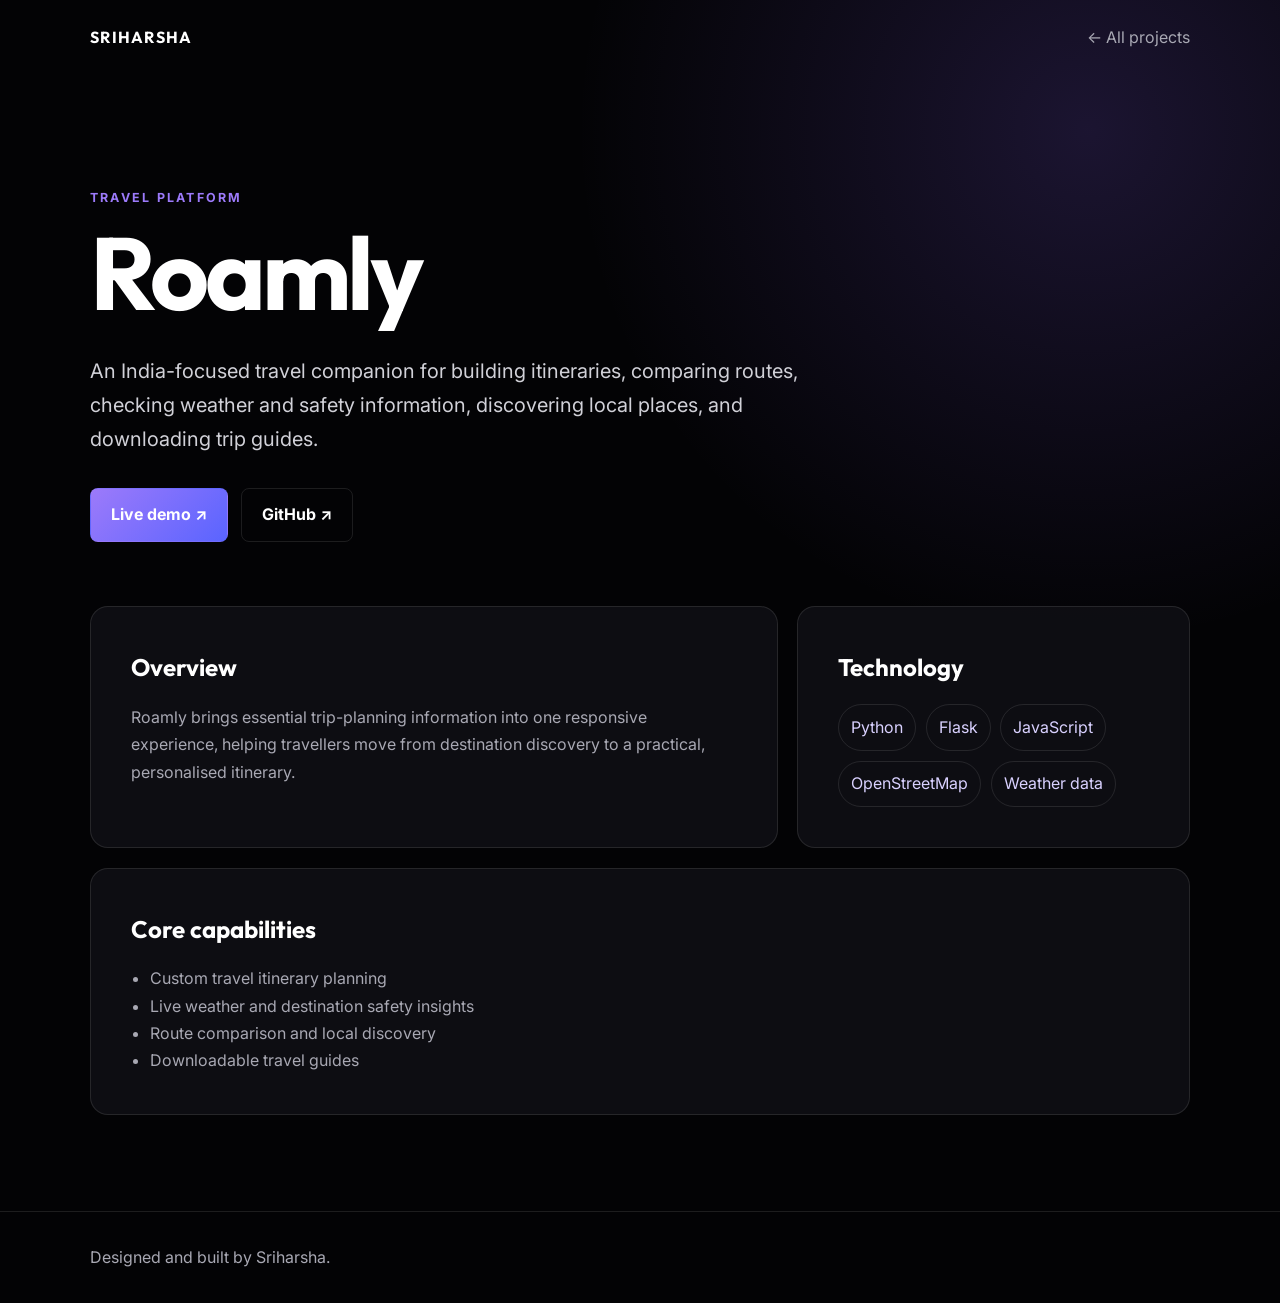
<file: projects/roamly.html>
<!doctype html><html lang="en"><head><meta charset="utf-8"><meta name="viewport" content="width=device-width,initial-scale=1"><meta name="description" content="Roamly travel platform by Sriharsha"><title>Roamly — Sriharsha</title><link rel="preconnect" href="https://fonts.googleapis.com"><link href="https://fonts.googleapis.com/css2?family=Inter:wght@400;600;700&family=Outfit:wght@600;700&display=swap" rel="stylesheet"><link rel="stylesheet" href="../project-details.css"></head><body><nav class="nav shell"><a class="brand" href="../index.html">SRIHARSHA</a><a class="back" href="../index.html#projects">← All projects</a></nav><header class="hero shell"><p class="eyebrow">Travel platform</p><h1>Roamly</h1><p class="lead">An India-focused travel companion for building itineraries, comparing routes, checking weather and safety information, discovering local places, and downloading trip guides.</p><div class="actions"><a class="button primary" href="https://roamly-eosin-three.vercel.app" target="_blank" rel="noopener">Live demo ↗</a><a class="button" href="https://github.com/SRIHARSHA2108/Roamly" target="_blank" rel="noopener">GitHub ↗</a></div></header><main class="content shell"><section class="card"><h2>Overview</h2><p>Roamly brings essential trip-planning information into one responsive experience, helping travellers move from destination discovery to a practical, personalised itinerary.</p></section><aside class="card"><h2>Technology</h2><div class="stack"><span>Python</span><span>Flask</span><span>JavaScript</span><span>OpenStreetMap</span><span>Weather data</span></div></aside><section class="card wide"><h2>Core capabilities</h2><ul><li>Custom travel itinerary planning</li><li>Live weather and destination safety insights</li><li>Route comparison and local discovery</li><li>Downloadable travel guides</li></ul></section></main><footer class="footer"><div class="shell">Designed and built by Sriharsha.</div></footer></body></html>
</file>
<file: project-details.css>
:root{--bg:#030305;--panel:#111116;--text:#fff;--muted:#a8a8b3;--accent:#9c7afa;--border:rgba(255,255,255,.1)}
*{box-sizing:border-box}body{margin:0;color:var(--text);background:radial-gradient(circle at 85% 10%,rgba(138,99,248,.18),transparent 32%),var(--bg);font-family:"Inter",system-ui,sans-serif;line-height:1.7}a{color:inherit}.shell{width:min(1100px,calc(100% - 2rem));margin:auto}.nav{display:flex;align-items:center;justify-content:space-between;padding:1.5rem 0}.brand{font-family:"Outfit",sans-serif;font-weight:700;letter-spacing:.08em;text-decoration:none}.back{color:var(--muted);text-decoration:none}.hero{padding:7rem 0 4rem}.eyebrow{margin:0 0 1rem;color:var(--accent);font-size:.78rem;font-weight:700;letter-spacing:.18em;text-transform:uppercase}.hero h1{max-width:850px;margin:0;font-family:"Outfit",sans-serif;font-size:clamp(3rem,8vw,6.5rem);line-height:.95;letter-spacing:-.04em}.lead{max-width:760px;margin:2rem 0 0;color:#d1d1d8;font-size:clamp(1rem,2vw,1.25rem)}.actions{display:flex;flex-wrap:wrap;gap:.8rem;margin-top:2rem}.button{display:inline-flex;align-items:center;justify-content:center;min-height:48px;padding:.8rem 1.25rem;border:1px solid var(--border);border-radius:8px;text-decoration:none;font-weight:700}.primary{border-color:transparent;background:linear-gradient(135deg,#9c7afa,#5a64ff)}.content{display:grid;grid-template-columns:1.4fr .8fr;gap:1.2rem;padding-bottom:6rem}.card{padding:clamp(1.4rem,4vw,2.5rem);border:1px solid var(--border);border-radius:18px;background:rgba(17,17,22,.78)}.card h2{margin:0 0 1rem;font-family:"Outfit",sans-serif}.card p{margin:0;color:var(--muted)}.card ul{margin:0;padding-left:1.2rem;color:var(--muted)}.stack{display:flex;flex-wrap:wrap;gap:.6rem}.stack span{padding:.55rem .75rem;border:1px solid var(--border);border-radius:999px;color:#d9d1ff}.wide{grid-column:1/-1}.footer{padding:2rem 0;border-top:1px solid var(--border);color:var(--muted)}@media(max-width:720px){.hero{padding:4rem 0 3rem}.content{grid-template-columns:1fr}.wide{grid-column:auto}}
</file>
